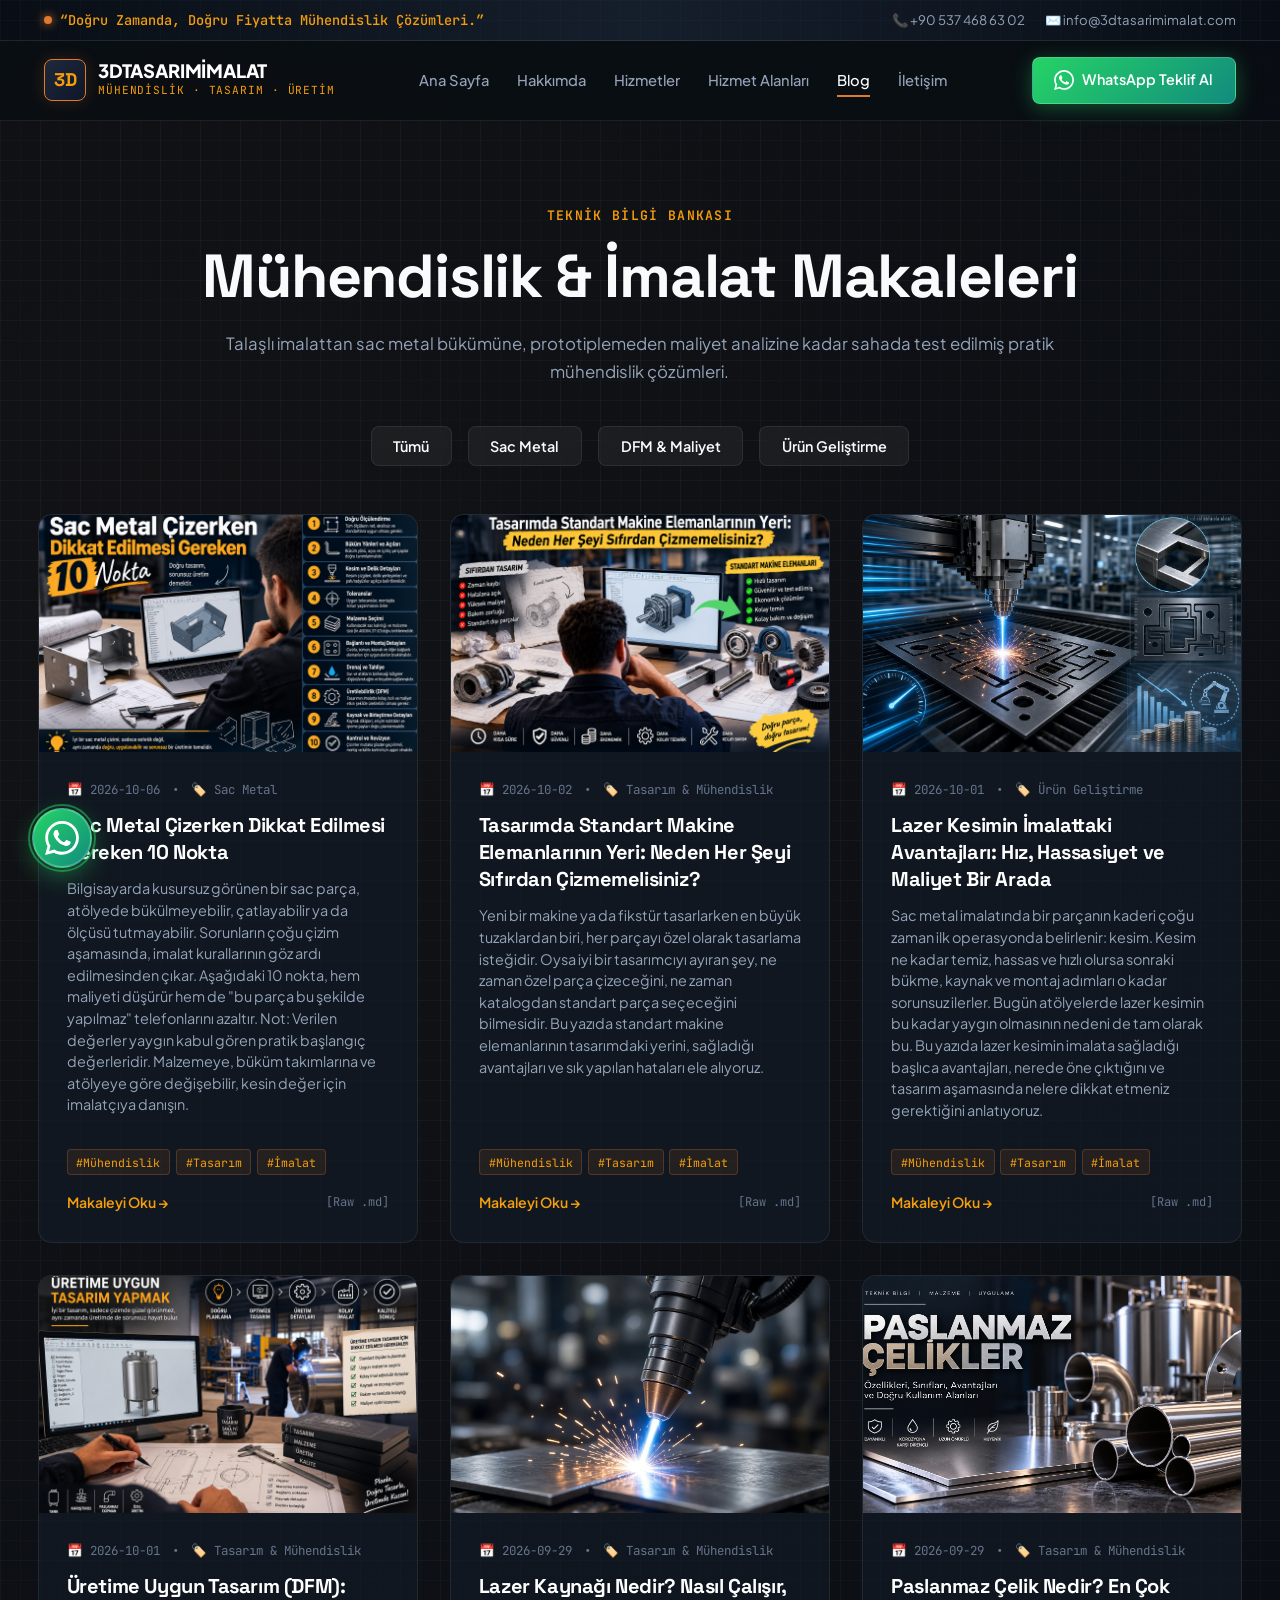
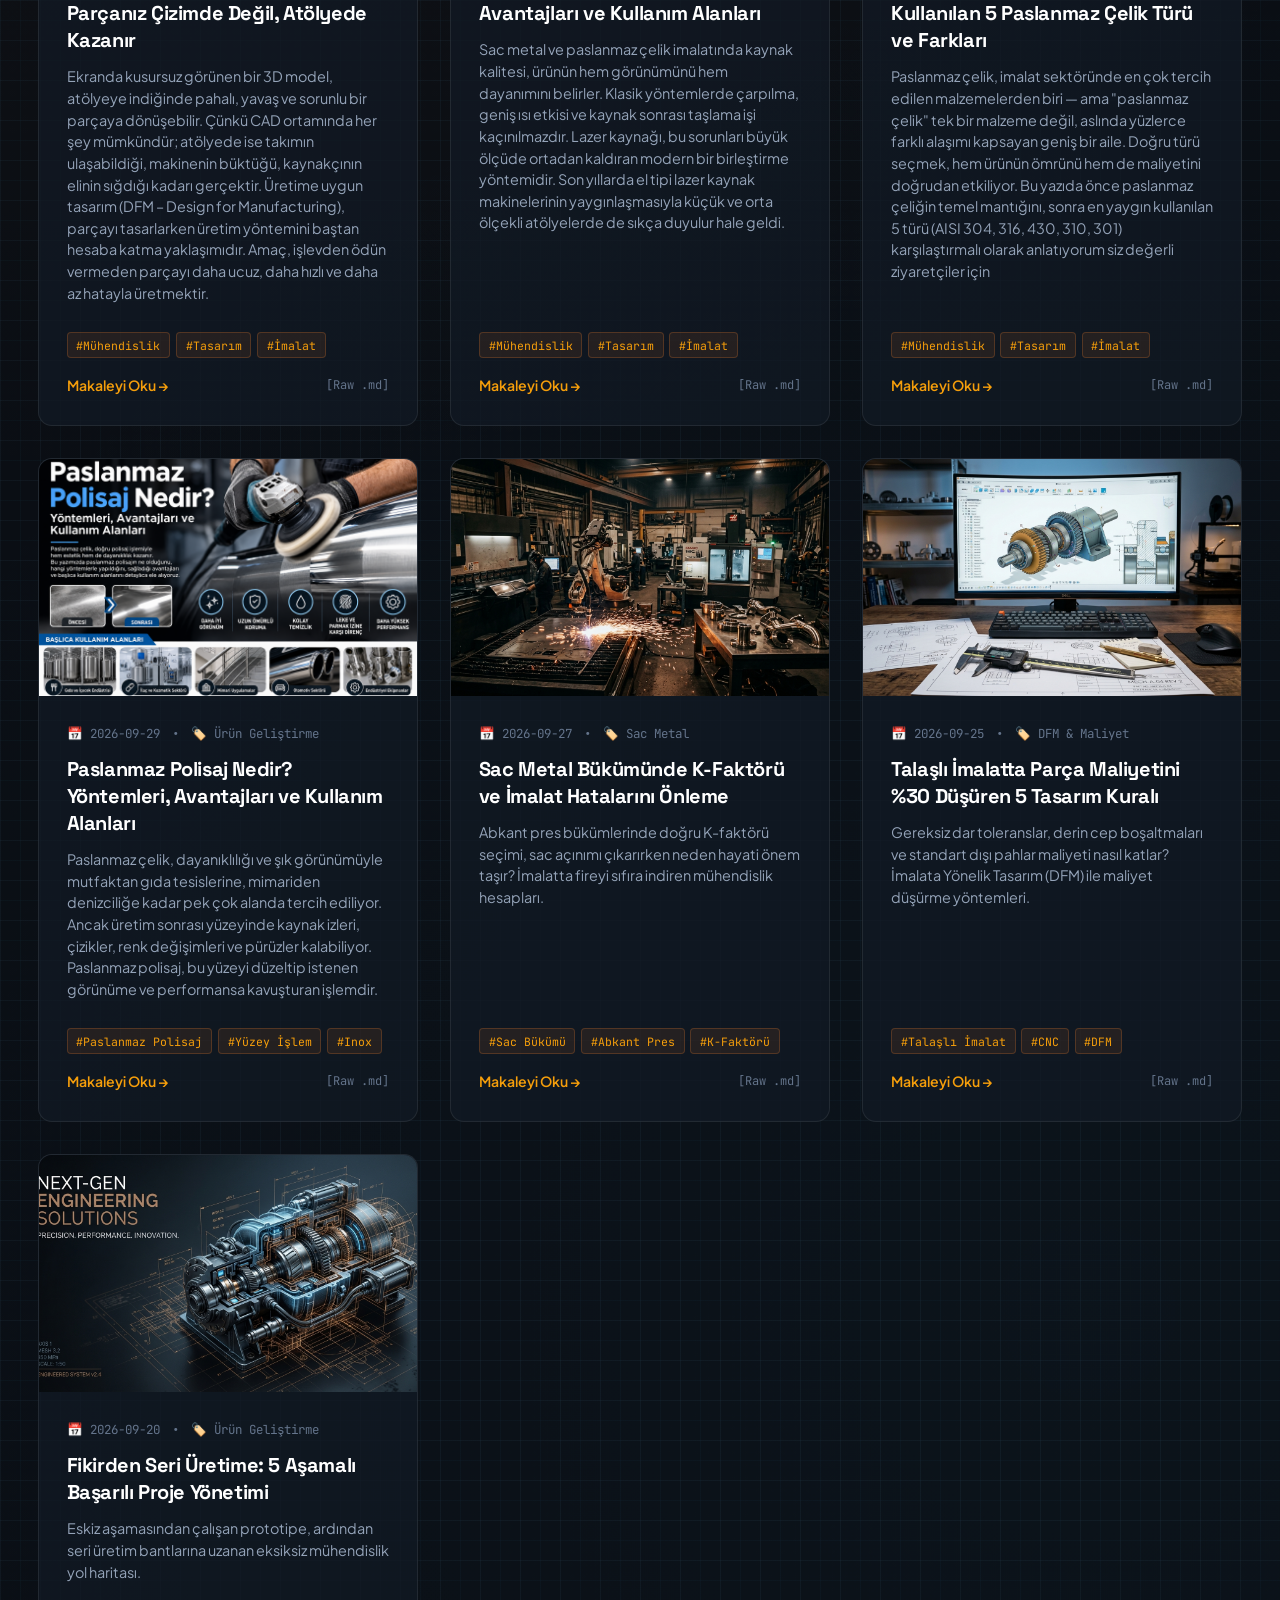
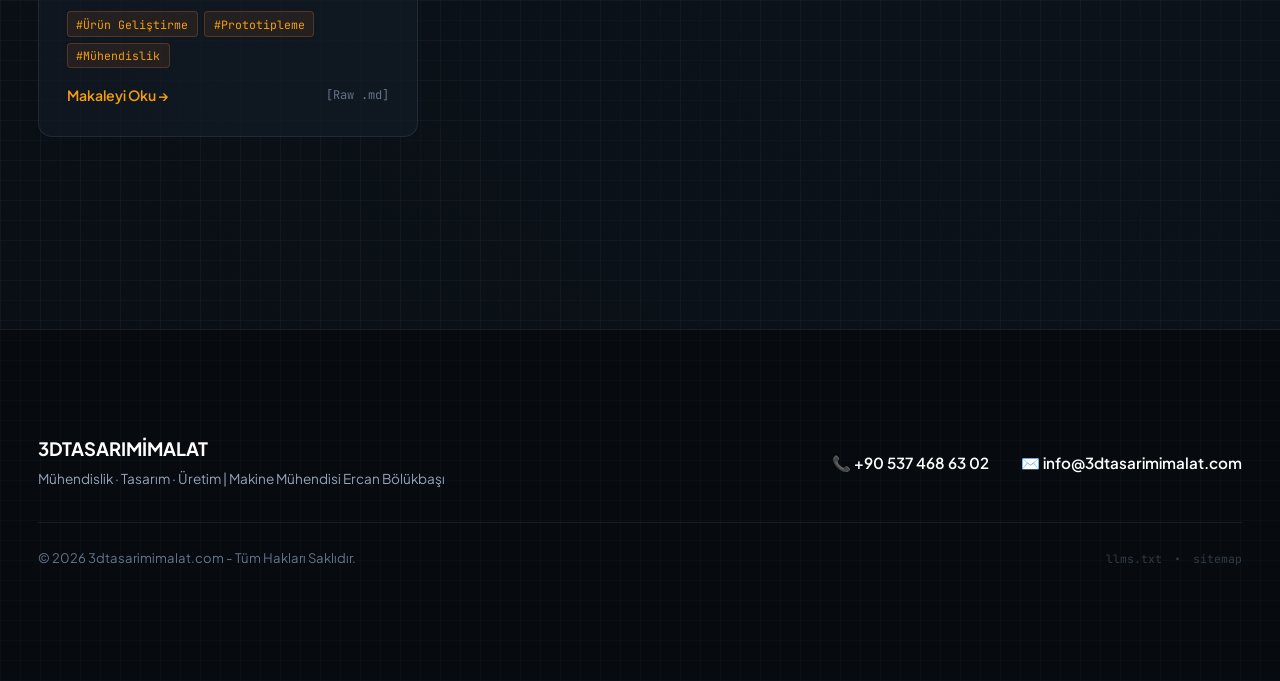
<file: blog/index.html>
<!DOCTYPE html>
<html lang="tr">
<head>
  <meta charset="UTF-8">
  <meta name="viewport" content="width=device-width, initial-scale=1.0">
  
  <title>Mühendislik Blogu & Teknik Makaleler | 3D Tasarım İmalat</title>
  <meta name="description" content="Makine Mühendisi Ercan Bölükbaşı'ndan sac büküm, talaşlı imalat, CNC işleme, DFM maliyet optimizasyonu ve 3D CAD modelleme hakkında teknik makaleler.">
  <meta name="keywords" content="mühendislik blogu, sac büküm k faktörü, talaşlı imalat ipuçları, solidworks eğitim, cad modelleme makaleler">
  <meta name="author" content="Makine Mühendisi Ercan Bölükbaşı">
  <link rel="canonical" href="https://3dtasarimimalat.com/blog/">

  <!-- Favicon / Sekme Logosu -->
  <link rel="icon" type="image/svg+xml" href="../assets/images/favicon.svg">
  <link rel="apple-touch-icon" href="../assets/images/favicon.svg">

  <!-- Stylesheet -->
  <link rel="stylesheet" href="../assets/css/style.css">

  <!-- Google Analytics -->
  <script async src="https://www.googletagmanager.com/gtag/js?id=G-P3FHH5BRB6"></script>
  <script>
    window.dataLayer = window.dataLayer || [];
    function gtag(){dataLayer.push(arguments);}
    gtag('js', new Date());
    gtag('config', 'G-P3FHH5BRB6');
  </script>
  <script src="../assets/js/analytics.js"></script>

  <style>
    .blog-page-wrapper {
      width: 96%;
      max-width: 1520px;
      margin: 2rem auto 5rem auto;
      padding: 0 0.75rem;
    }
  </style>
</head>
<body class="blueprint-grid">

  <!-- Üst Slogan Bandı -->
  <header class="top-announcement">
    <div class="container">
      <div class="top-slogan-tag">
        <span class="pulse-dot"></span>
        <span>“Doğru Zamanda, Doğru Fiyatta Mühendislik Çözümleri.”</span>
      </div>
      <div class="top-contacts">
        <a href="tel:+905374686302" class="top-contact-link"><span>📞 0537 468 63 02</span></a>
        <a href="mailto:info@3dtasarimimalat.com" class="top-contact-link"><span>✉️ info@3dtasarimimalat.com</span></a>
      </div>
    </div>
  </header>

  <!-- Navbar -->
  <nav class="navbar">
    <div class="container">
      <a href="../index.html" class="brand-logo">
        <div class="brand-badge-icon">3D</div>
        <div class="brand-name-group">
          <span class="brand-title">3DTASARIMİMALAT</span>
          <span class="brand-subtitle">Mühendislik · Tasarım · Üretim</span>
        </div>
      </a>

      <ul class="nav-links">
        <li><a href="../index.html" class="nav-link">Ana Sayfa</a></li>
        <li><a href="../index.html#hakkimda" class="nav-link">Hakkımda</a></li>
        <li><a href="../index.html#hizmetler" class="nav-link">Hizmetler</a></li>
        <li><a href="../index.html#alanlar" class="nav-link">Hizmet Alanları</a></li>
        <li><a href="index.html" class="nav-link active">Blog</a></li>
        <li><a href="../index.html#iletisim" class="nav-link">İletişim</a></li>
      </ul>

      <div class="nav-actions">
        <a href="https://wa.me/905374686302?text=Merhaba%20Ercan%20Bey,%20blogunuzdaki%20yaz%C4%B1lar%20vesilesiyle%20ula%C5%9F%C4%B1yorum." target="_blank" rel="noopener" class="btn btn-whatsapp">
          <svg width="20" height="20" viewBox="0 0 24 24" fill="currentColor"><path d="M.057 24l1.687-6.163c-1.041-1.804-1.588-3.849-1.587-5.946.003-6.556 5.338-11.891 11.893-11.891 3.181.001 6.167 1.24 8.413 3.488 2.245 2.248 3.481 5.236 3.48 8.414-.003 6.557-5.338 11.892-11.893 11.892-1.99-.001-3.951-.5-5.688-1.448l-6.305 1.654zm6.597-3.807c1.676.995 3.276 1.591 5.392 1.592 5.448 0 9.886-4.434 9.889-9.885.002-5.462-4.415-9.89-9.881-9.892-5.452 0-9.887 4.434-9.889 9.884-.001 2.225.651 3.891 1.746 5.634l-.999 3.648 3.742-.981zm11.387-5.464c-.074-.124-.272-.198-.57-.347-.297-.149-1.758-.868-2.031-.967-.272-.099-.47-.149-.669.149-.198.297-.768.967-.941 1.165-.173.198-.347.223-.644.074-.297-.149-1.255-.462-2.39-1.475-.883-.788-1.48-1.761-1.653-2.059-.173-.297-.018-.458.13-.606.134-.133.297-.347.446-.521.151-.172.2-.296.3-.495.099-.198.05-.372-.025-.521-.075-.148-.669-1.611-.916-2.206-.242-.579-.487-.501-.669-.51l-.57-.01c-.198 0-.52.074-.792.372s-1.04 1.016-1.04 2.479 1.065 2.876 1.213 3.074c.149.198 2.095 3.2 5.076 4.487.709.306 1.263.489 1.694.626.712.226 1.36.194 1.872.118.571-.085 1.758-.719 2.006-1.413.248-.695.248-1.29.173-1.414z"/></svg>
          <span>WhatsApp Teklif Al</span>
        </a>
      </div>
    </div>
  </nav>

  <!-- Blog Hero Section -->
  <section class="section" style="padding-top: 3rem; padding-bottom: 2rem;">
    <div class="blog-page-wrapper">
      <div class="section-header" style="max-width: 900px; margin-bottom: 2.5rem;">
        <span class="section-tag">Teknik Bilgi Bankası</span>
        <h1 class="section-title">Mühendislik & İmalat Makaleleri</h1>
        <p class="section-subtitle">
          Talaşlı imalattan sac metal bükümüne, prototiplemeden maliyet analizine kadar sahada test edilmiş pratik mühendislik çözümleri.
        </p>
      </div>

      <!-- Kategori Filtresi & Arama -->
      <div style="display: flex; gap: 1rem; justify-content: center; flex-wrap: wrap; margin-bottom: 3rem;">
        <button class="btn btn-secondary filter-btn active" data-category="all">Tümü</button>
        <button class="btn btn-secondary filter-btn" data-category="Sac Metal">Sac Metal</button>
        <button class="btn btn-secondary filter-btn" data-category="DFM & Maliyet">DFM & Maliyet</button>
        <button class="btn btn-secondary filter-btn" data-category="Ürün Geliştirme">Ürün Geliştirme</button>
      </div>

      <!-- Blog Grid -->
      <div class="blog-grid" id="blogPostsGrid">
        <!-- Yazılar JavaScript ile otomatik olarak doldurulacaktır -->
      </div>
    </div>
  </section>

  <!-- Sol Altta Sabit WhatsApp İkonu -->
  <aside class="sticky-whatsapp-left" aria-label="WhatsApp İletişim">
    <a href="https://wa.me/905374686302?text=Merhaba%20Ercan%20Bey,%20web%20sitenizden%20ula%C5%9F%C4%B1yorum.%20Projemiz%20i%C3%A7in%20teklif%20almak%20istiyorum." 
       target="_blank" 
       rel="noopener" 
       class="whatsapp-float-btn" 
       title="WhatsApp'tan Yazın">
      <svg width="34" height="34" viewBox="0 0 24 24" fill="#ffffff"><path d="M.057 24l1.687-6.163c-1.041-1.804-1.588-3.849-1.587-5.946.003-6.556 5.338-11.891 11.893-11.891 3.181.001 6.167 1.24 8.413 3.488 2.245 2.248 3.481 5.236 3.48 8.414-.003 6.557-5.338 11.892-11.893 11.892-1.99-.001-3.951-.5-5.688-1.448l-6.305 1.654zm6.597-3.807c1.676.995 3.276 1.591 5.392 1.592 5.448 0 9.886-4.434 9.889-9.885.002-5.462-4.415-9.89-9.881-9.892-5.452 0-9.887 4.434-9.889 9.884-.001 2.225.651 3.891 1.746 5.634l-.999 3.648 3.742-.981zm11.387-5.464c-.074-.124-.272-.198-.57-.347-.297-.149-1.758-.868-2.031-.967-.272-.099-.47-.149-.669.149-.198.297-.768.967-.941 1.165-.173.198-.347.223-.644.074-.297-.149-1.255-.462-2.39-1.475-.883-.788-1.48-1.761-1.653-2.059-.173-.297-.018-.458.13-.606.134-.133.297-.347.446-.521.151-.172.2-.296.3-.495.099-.198.05-.372-.025-.521-.075-.148-.669-1.611-.916-2.206-.242-.579-.487-.501-.669-.51l-.57-.01c-.198 0-.52.074-.792.372s-1.04 1.016-1.04 2.479 1.065 2.876 1.213 3.074c.149.198 2.095 3.2 5.076 4.487.709.306 1.263.489 1.694.626.712.226 1.36.194 1.872.118.571-.085 1.758-.719 2.006-1.413.248-.695.248-1.29.173-1.414z"/></svg>
    </a>
  </aside>

  <!-- Footer -->
  <footer class="footer" style="margin-top: 5rem;">
    <div class="blog-page-wrapper">
      <div style="display: flex; justify-content: space-between; align-items: center; flex-wrap: wrap; gap: 1.5rem; padding-bottom: 2rem; border-bottom: 1px solid var(--border-subtle);">
        <div>
          <div style="font-size: 1.15rem; font-weight: 700; color: #fff;">3DTASARIMİMALAT</div>
          <div style="font-size: 0.85rem; color: var(--text-secondary); margin-top: 0.25rem;">Mühendislik · Tasarım · Üretim | Makine Mühendisi Ercan Bölükbaşı</div>
        </div>
        <div style="display: flex; align-items: center; gap: 2rem; flex-wrap: wrap;">
          <a href="tel:+905374686302" style="font-weight: 600; color: #fff; font-size: 0.95rem;">📞 +90 537 468 63 02</a>
          <a href="mailto:info@3dtasarimimalat.com" style="font-weight: 600; color: #fff; font-size: 0.95rem;">✉️ info@3dtasarimimalat.com</a>
        </div>
      </div>
      <div style="display: flex; justify-content: space-between; align-items: center; flex-wrap: wrap; gap: 1rem; padding-top: 1.5rem; font-size: 0.82rem; color: var(--text-muted);">
        <div>© 2026 3dtasarimimalat.com - Tüm Hakları Saklıdır.</div>
        <div style="display: flex; gap: 0.75rem; font-family: var(--font-mono); font-size: 0.72rem; opacity: 0.45;">
          <a href="../llms.txt" target="_blank" style="color: inherit;">llms.txt</a>
          <span>•</span>
          <a href="../sitemap.xml" target="_blank" style="color: inherit;">sitemap</a>
        </div>
      </div>
    </div>
  </footer>

  <script>
    document.addEventListener('DOMContentLoaded', () => {
      syncBlogSettings();
      loadAllBlogPosts();
    });

    async function syncBlogSettings() {
      try {
        const res = await fetch(`../content/settings.json?t=${Date.now()}`);
        if (!res.ok) return;
        const settings = await res.json();
        if (!settings) return;

        if (settings.phone) {
          const cleanPhone = settings.phone.replace(/[^0-9+]/g, '');
          document.querySelectorAll('a[href^="tel:"]').forEach(a => {
            a.href = `tel:${cleanPhone}`;
            const span = a.querySelector('span:last-child');
            if (span && span !== a) {
              span.textContent = span.textContent.startsWith('📞') ? `📞 ${settings.phone}` : settings.phone;
            } else {
              a.textContent = `📞 ${settings.phone}`;
            }
          });
        }
        if (settings.email) {
          document.querySelectorAll('a[href^="mailto:"]').forEach(a => {
            a.href = `mailto:${settings.email}`;
            const span = a.querySelector('span:last-child');
            if (span && span !== a) {
              span.textContent = span.textContent.startsWith('✉️') ? `✉️ ${settings.email}` : settings.email;
            } else {
              a.textContent = `✉️ ${settings.email}`;
            }
          });
        }
        if (settings.whatsapp) {
          const clean = settings.whatsapp.replace(/[^0-9]/g, '');
          const full = clean.startsWith('90') ? clean : (clean.startsWith('0') ? '9' + clean : '90' + clean);
          document.querySelectorAll('a[href*="wa.me/"]').forEach(a => {
            const oldHref = a.getAttribute('href') || '';
            const textParam = oldHref.includes('text=') ? oldHref.split('text=')[1] : '';
            a.href = `https://wa.me/${full}${textParam ? '?text=' + textParam : ''}`;
          });
        }
        if (settings.main_slogan) {
          document.querySelectorAll('.top-slogan-tag span:last-child').forEach(el => {
            el.textContent = `“${settings.main_slogan}”`;
          });
        }
      } catch (e) {
        console.debug('Blog settings sync error', e);
      }
    }

    function parseQuickFrontmatter(text) {
      const match = text.match(/^---\r?\n([\s\S]*?)\r?\n---\r?\n/);
      if (!match) return {};
      const metadata = { tags: [] };
      const lines = match[1].split('\n');
      let currentKey = null;

      lines.forEach(line => {
        const trimmed = line.trim();
        if (!trimmed || trimmed.startsWith('#')) return;
        if (trimmed.startsWith('- ') && currentKey) {
          metadata[currentKey].push(trimmed.slice(2).trim().replace(/^['"]|['"]$/g, ''));
          return;
        }
        const colonIdx = line.indexOf(':');
        if (colonIdx > -1) {
          const key = line.slice(0, colonIdx).trim();
          let val = line.slice(colonIdx + 1).trim().replace(/^['"]|['"]$/g, '');
          if (key === 'tags') {
            currentKey = 'tags';
            try { metadata.tags = JSON.parse(val); } catch { metadata.tags = []; }
          } else {
            currentKey = null;
            metadata[key] = val;
          }
        }
      });
      return metadata;
    }

    async function loadAllBlogPosts() {
      const container = document.getElementById('blogPostsGrid');
      if (!container) return;

      try {
        let posts = [];
        try {
          const res = await fetch(`../content/posts/posts.json?t=${Date.now()}`);
          if (res.ok) posts = await res.json();
        } catch (e) {}

        // GitHub Actions beklemeden: Sveltia CMS'ten eklenen en yeni dosyaları anında algıla
        try {
          const ghRes = await fetch('https://api.github.com/repos/sahinbolukbasi/3dtasarimimalat/contents/content/posts');
          if (ghRes.ok) {
            const ghFiles = await ghRes.json();
            const mdFiles = ghFiles.filter(f => f.name.endsWith('.md') && f.name !== 'posts.json');
            const existingSlugs = new Set(posts.map(p => p.slug));

            for (const f of mdFiles) {
              const fileSlug = f.name.replace('.md', '');
              if (!existingSlugs.has(fileSlug)) {
                try {
                  const rawRes = await fetch(`../content/posts/${f.name}?t=${Date.now()}`);
                  if (rawRes.ok) {
                    const text = await rawRes.text();
                    const fm = parseQuickFrontmatter(text);
                    posts.unshift({
                      title: fm.title || fileSlug,
                      slug: fileSlug,
                      date: fm.date || new Date().toISOString().split('T')[0],
                      category: fm.category || 'Mühendislik',
                      image: fm.image || '/assets/images/cad-drafting.jpg',
                      description: fm.description || '',
                      tags: fm.tags || []
                    });
                    existingSlugs.add(fileSlug);
                  }
                } catch (err) {}
              }
            }
          }
        } catch (ghErr) {
          console.debug('Direct GitHub sync skipped:', ghErr);
        }

        // Tarihe göre yeniden eskiye sırala
        posts.sort((a, b) => new Date(b.date || 0) - new Date(a.date || 0));

        if (posts && posts.length > 0) {
          container.innerHTML = '';
          posts.forEach(post => {
            const article = document.createElement('article');
            article.className = 'blog-card';
            article.setAttribute('data-category', post.category || 'Mühendislik');

            const tagsHtml = (post.tags && post.tags.length > 0)
              ? `<div style="display: flex; flex-wrap: wrap; gap: 0.35rem; margin-top: 0.5rem;">
                  ${post.tags.slice(0, 3).map(t => `<span style="background: rgba(224, 122, 44, 0.1); border: 1px solid rgba(224, 122, 44, 0.25); color: var(--accent-bronze-light); padding: 0.15rem 0.55rem; border-radius: 4px; font-size: 0.72rem; font-family: var(--font-mono);">#${escapeHtml(t)}</span>`).join('')}
                 </div>`
              : '';

            let imgSrc = post.image || '/assets/images/cad-drafting.jpg';
            if (!imgSrc.startsWith('/') && !imgSrc.startsWith('http')) {
              imgSrc = '/' + imgSrc;
            }

            const postUrl = `post.html?slug=${post.slug}`;

            article.innerHTML = `
              <a href="${postUrl}" class="blog-thumb" aria-label="${escapeHtml(post.title)}">
                <img src="${imgSrc}" alt="${escapeHtml(post.title)}" loading="lazy">
              </a>
              <div class="blog-content">
                <div class="blog-meta">
                  <span>📅 ${post.date}</span>
                  <span>•</span>
                  <span>🏷️ ${post.category || 'Mühendislik'}</span>
                </div>
                <h2 class="blog-card-title">
                  <a href="${postUrl}">${escapeHtml(post.title)}</a>
                </h2>
                <p class="blog-card-desc">${escapeHtml(post.description)}</p>
                ${tagsHtml}
                <div style="display: flex; justify-content: space-between; align-items: center; margin-top: auto; padding-top: 1rem;">
                  <a href="${postUrl}" class="blog-read-more">Makaleyi Oku →</a>
                  <a href="../content/posts/${post.slug}.md" target="_blank" style="font-size: 0.75rem; color: var(--text-muted); font-family: var(--font-mono);">[Raw .md]</a>
                </div>
              </div>
            `;

            // Kartın herhangi bir yerine tıklandığında da makaleyi aç
            article.addEventListener('click', (e) => {
              if (!e.target.closest('a')) {
                window.location.href = postUrl;
              }
            });

            container.appendChild(article);
          });
        }
      } catch (err) {
        console.debug('Dynamic blog load error, fallback used', err);
      }
    }

    function escapeHtml(text) {
      if (!text) return '';
      return text.replace(/&/g, "&amp;").replace(/</g, "&lt;").replace(/>/g, "&gt;");
    }

    // Basit Kategori Filtreleme
    document.querySelectorAll('.filter-btn').forEach(btn => {
      btn.addEventListener('click', () => {
        document.querySelectorAll('.filter-btn').forEach(b => b.classList.remove('active'));
        btn.classList.add('active');
        const cat = btn.getAttribute('data-category');
        document.querySelectorAll('#blogPostsGrid .blog-card').forEach(card => {
          if (cat === 'all' || card.getAttribute('data-category') === cat) {
            card.style.display = 'flex';
          } else {
            card.style.display = 'none';
          }
        });
      });
    });
  </script>
</body>
</html>
</file>
<file: assets/css/style.css>
/* ==========================================================================
   3D TASARIM & İMALAT - MÜHENDİSLİK ÇÖZÜMLERİ
   Design System & Styling
   Author: Ercan Bölükbaşı | Makine Mühendisi
   ========================================================================== */

@import url('https://fonts.googleapis.com/css2?family=Plus+Jakarta+Sans:wght@300;400;500;600;700;800&family=Space+Grotesk:wght@500;600;700&family=JetBrains+Mono:wght@400;500;600&display=swap');

:root {
  /* Color Palette: Koyu Çelik Mavisi, Antrasit & Sıcak Bronz / Amber Vurgusu */
  --bg-primary: #0a0e14;
  --bg-secondary: #0f1620;
  --bg-tertiary: #16202c;
  --bg-card: rgba(18, 26, 37, 0.75);
  --bg-card-hover: rgba(26, 38, 54, 0.9);
  
  --border-subtle: rgba(255, 255, 255, 0.08);
  --border-active: rgba(224, 122, 44, 0.4);
  --border-glow: rgba(224, 122, 44, 0.2);
  
  --accent-bronze: #e07a2c;
  --accent-bronze-light: #f59e0b;
  --accent-bronze-dark: #b85c17;
  --accent-cyan: #38bdf8;
  --accent-blue: #2563eb;
  
  --text-primary: #f8fafc;
  --text-secondary: #94a3b8;
  --text-muted: #64748b;
  --text-highlight: #fed7aa;
  
  --whatsapp-color: #25d366;
  --whatsapp-hover: #20ba5a;
  
  --font-main: 'Plus Jakarta Sans', -apple-system, BlinkMacSystemFont, sans-serif;
  --font-display: 'Space Grotesk', sans-serif;
  --font-mono: 'JetBrains Mono', monospace;
  
  --radius-sm: 8px;
  --radius-md: 14px;
  --radius-lg: 20px;
  --radius-full: 9999px;
  
  --transition: all 0.3s cubic-bezier(0.16, 1, 0.3, 1);
  --container-width: 1240px;
}

/* Base Reset */
*, *::before, *::after {
  box-sizing: border-box;
  margin: 0;
  padding: 0;
}

html {
  scroll-behavior: smooth;
  font-size: 16px;
  background-color: var(--bg-primary);
  color: var(--text-primary);
  font-family: var(--font-main);
  -webkit-font-smoothing: antialiased;
}

body {
  line-height: 1.65;
  background-color: var(--bg-primary);
  background-image: 
    radial-gradient(circle at 15% 15%, rgba(224, 122, 44, 0.04) 0%, transparent 45%),
    radial-gradient(circle at 85% 75%, rgba(56, 189, 248, 0.03) 0%, transparent 45%),
    linear-gradient(rgba(255, 255, 255, 0.015) 1px, transparent 1px),
    linear-gradient(90deg, rgba(255, 255, 255, 0.015) 1px, transparent 1px);
  background-size: 100% 100%, 100% 100%, 40px 40px, 40px 40px;
  overflow-x: hidden;
}

/* Blueprint Grid Background Pattern */
.blueprint-grid {
  position: relative;
}
.blueprint-grid::before {
  content: '';
  position: absolute;
  top: 0; left: 0; right: 0; bottom: 0;
  pointer-events: none;
  background-image: 
    linear-gradient(to right, rgba(56, 189, 248, 0.03) 1px, transparent 1px),
    linear-gradient(to bottom, rgba(56, 189, 248, 0.03) 1px, transparent 1px);
  background-size: 20px 20px;
  z-index: 0;
}

/* Typography */
h1, h2, h3, h4, h5, h6 {
  font-family: var(--font-display);
  font-weight: 700;
  line-height: 1.25;
  color: var(--text-primary);
  letter-spacing: -0.02em;
}

h1 { font-size: clamp(2.3rem, 5vw, 3.8rem); }
h2 { font-size: clamp(1.8rem, 3.5vw, 2.75rem); }
h3 { font-size: clamp(1.25rem, 2.2vw, 1.65rem); }

p {
  color: var(--text-secondary);
}

a {
  color: inherit;
  text-decoration: none;
  transition: var(--transition);
}

.text-bronze {
  color: var(--accent-bronze-light);
}

.text-gradient {
  background: linear-gradient(135deg, #fff 20%, var(--accent-bronze-light) 100%);
  -webkit-background-clip: text;
  -webkit-text-fill-color: transparent;
}

.container {
  width: 100%;
  max-width: var(--container-width);
  margin: 0 auto;
  padding: 0 1.5rem;
  position: relative;
  z-index: 1;
}

/* Top Slogan Banner */
.top-announcement {
  background: linear-gradient(90deg, #090e15 0%, #151e2b 50%, #090e15 100%);
  border-bottom: 1px solid var(--border-subtle);
  padding: 0.55rem 0;
  font-size: 0.85rem;
  color: var(--text-secondary);
}

.top-announcement .container {
  display: flex;
  justify-content: space-between;
  align-items: center;
  flex-wrap: wrap;
  gap: 0.5rem;
}

.top-slogan-tag {
  display: inline-flex;
  align-items: center;
  gap: 0.5rem;
  font-family: var(--font-mono);
  color: var(--accent-bronze-light);
  font-weight: 500;
}

.top-slogan-tag .pulse-dot {
  width: 8px;
  height: 8px;
  background-color: var(--accent-bronze);
  border-radius: 50%;
  box-shadow: 0 0 10px var(--accent-bronze);
  animation: pulse 2s infinite;
}

.top-contacts {
  display: flex;
  align-items: center;
  gap: 1.25rem;
}

.top-contact-link {
  display: inline-flex;
  align-items: center;
  gap: 0.4rem;
  color: var(--text-secondary);
  font-size: 0.82rem;
}
.top-contact-link:hover {
  color: var(--accent-bronze-light);
}

/* Navigation Bar */
.navbar {
  position: sticky;
  top: 0;
  z-index: 1000;
  background: rgba(10, 14, 20, 0.88);
  backdrop-filter: blur(16px);
  -webkit-backdrop-filter: blur(16px);
  border-bottom: 1px solid var(--border-subtle);
  transition: var(--transition);
}

.navbar .container {
  display: flex;
  align-items: center;
  justify-content: space-between;
  padding-top: 1rem;
  padding-bottom: 1rem;
}

.brand-logo {
  display: flex;
  align-items: center;
  gap: 0.75rem;
}

.brand-badge-icon {
  width: 42px;
  height: 42px;
  background: linear-gradient(135deg, #1e293b, #0f172a);
  border: 1px solid var(--accent-bronze);
  border-radius: var(--radius-sm);
  display: flex;
  align-items: center;
  justify-content: center;
  color: var(--accent-bronze-light);
  font-weight: 800;
  font-family: var(--font-display);
  font-size: 1.15rem;
  box-shadow: 0 0 15px rgba(224, 122, 44, 0.2);
}

.brand-name-group {
  display: flex;
  flex-direction: column;
}

.brand-title {
  font-size: 1.15rem;
  font-weight: 800;
  letter-spacing: -0.01em;
  color: #fff;
  line-height: 1.1;
}

.brand-subtitle {
  font-size: 0.7rem;
  color: var(--accent-bronze-light);
  letter-spacing: 0.08em;
  text-transform: uppercase;
  font-family: var(--font-mono);
}

.nav-links {
  display: flex;
  align-items: center;
  gap: 1.75rem;
  list-style: none;
}

.nav-link {
  font-size: 0.92rem;
  font-weight: 500;
  color: var(--text-secondary);
  position: relative;
  padding: 0.25rem 0;
}

.nav-link:hover, .nav-link.active {
  color: #fff;
}

.nav-link::after {
  content: '';
  position: absolute;
  left: 0;
  bottom: -4px;
  width: 0;
  height: 2px;
  background: var(--accent-bronze);
  transition: var(--transition);
}

.nav-link:hover::after, .nav-link.active::after {
  width: 100%;
}

.nav-actions {
  display: flex;
  align-items: center;
  gap: 0.75rem;
}

.btn {
  display: inline-flex;
  align-items: center;
  justify-content: center;
  gap: 0.5rem;
  padding: 0.65rem 1.35rem;
  font-size: 0.9rem;
  font-weight: 600;
  border-radius: var(--radius-sm);
  cursor: pointer;
  transition: var(--transition);
  border: 1px solid transparent;
  font-family: var(--font-main);
  text-decoration: none;
}

.btn-primary {
  background: linear-gradient(135deg, var(--accent-bronze), var(--accent-bronze-dark));
  color: #fff;
  box-shadow: 0 4px 20px rgba(224, 122, 44, 0.35);
  border-color: rgba(255, 255, 255, 0.15);
}

.btn-primary:hover {
  background: linear-gradient(135deg, var(--accent-bronze-light), var(--accent-bronze));
  transform: translateY(-2px);
  box-shadow: 0 6px 25px rgba(224, 122, 44, 0.5);
  color: #fff;
}

.btn-whatsapp {
  background: linear-gradient(135deg, #25d366, #128c7e);
  color: #fff !important;
  box-shadow: 0 4px 20px rgba(37, 211, 102, 0.35);
  border-color: rgba(255, 255, 255, 0.2);
}

.btn-whatsapp:hover {
  background: linear-gradient(135deg, #2fe572, #25d366);
  transform: translateY(-2px);
  box-shadow: 0 6px 25px rgba(37, 211, 102, 0.55);
  color: #fff !important;
}

.btn-whatsapp svg {
  width: 20px;
  height: 20px;
  fill: currentColor;
  flex-shrink: 0;
}

.btn-secondary {
  background: rgba(255, 255, 255, 0.05);
  color: var(--text-primary);
  border: 1px solid var(--border-subtle);
  backdrop-filter: blur(10px);
}

.btn-secondary:hover {
  background: rgba(255, 255, 255, 0.1);
  border-color: rgba(255, 255, 255, 0.2);
  color: #fff;
  transform: translateY(-2px);
}

.btn-outline-bronze {
  background: transparent;
  border: 1px solid var(--accent-bronze);
  color: var(--accent-bronze-light);
}
.btn-outline-bronze:hover {
  background: rgba(224, 122, 44, 0.15);
  color: #fff;
}

/* Mobile Menu Toggle */
.mobile-toggle {
  display: none;
  background: transparent;
  border: none;
  color: #fff;
  font-size: 1.5rem;
  cursor: pointer;
}

/* Hero Section */
.hero-section {
  position: relative;
  padding: 5rem 0 6rem 0;
  overflow: hidden;
}

.hero-grid {
  display: grid;
  grid-template-columns: 1.15fr 0.85fr;
  align-items: center;
  gap: 3.5rem;
}

.hero-content {
  position: relative;
  z-index: 2;
}

.hero-tag {
  display: inline-flex;
  align-items: center;
  gap: 0.6rem;
  padding: 0.4rem 0.9rem;
  background: rgba(224, 122, 44, 0.1);
  border: 1px solid rgba(224, 122, 44, 0.3);
  border-radius: var(--radius-full);
  font-family: var(--font-mono);
  font-size: 0.82rem;
  color: var(--accent-bronze-light);
  margin-bottom: 1.5rem;
}

.hero-title {
  margin-bottom: 1.25rem;
}

.hero-subtitle {
  font-size: 1.35rem;
  font-weight: 600;
  color: #e2e8f0;
  margin-bottom: 1.25rem;
  line-height: 1.4;
  border-left: 3px solid var(--accent-bronze);
  padding-left: 1rem;
}

.hero-desc {
  font-size: 1.05rem;
  color: var(--text-secondary);
  margin-bottom: 2rem;
  max-width: 580px;
}

.hero-cta-group {
  display: flex;
  align-items: center;
  gap: 1rem;
  flex-wrap: wrap;
  margin-bottom: 2.5rem;
}

.hero-badges-strip {
  display: flex;
  align-items: center;
  gap: 2rem;
  padding-top: 1.5rem;
  border-top: 1px solid var(--border-subtle);
}

.hero-badge-item {
  display: flex;
  flex-direction: column;
}

.hero-badge-num {
  font-size: 1.6rem;
  font-weight: 800;
  color: #fff;
  font-family: var(--font-display);
  line-height: 1;
}

.hero-badge-num span {
  color: var(--accent-bronze-light);
}

.hero-badge-label {
  font-size: 0.78rem;
  color: var(--text-secondary);
  margin-top: 0.3rem;
}

/* Hero Visual & Showcase */
.hero-visual {
  position: relative;
}

.hero-image-card {
  position: relative;
  border-radius: var(--radius-lg);
  overflow: hidden;
  border: 1px solid var(--border-subtle);
  background: var(--bg-secondary);
  box-shadow: 0 25px 50px -12px rgba(0, 0, 0, 0.7), 0 0 30px rgba(224, 122, 44, 0.15);
}

.hero-image-card img {
  width: 100%;
  height: 480px;
  object-fit: cover;
  display: block;
  transition: transform 0.6s ease;
}

.hero-image-card:hover img {
  transform: scale(1.03);
}

.hero-image-overlay {
  position: absolute;
  inset: 0;
  background: linear-gradient(180deg, transparent 40%, rgba(10, 14, 20, 0.9) 100%);
  pointer-events: none;
}

.hero-image-caption {
  position: absolute;
  bottom: 1.5rem;
  left: 1.5rem;
  right: 1.5rem;
  display: flex;
  justify-content: space-between;
  align-items: flex-end;
}

.hero-chip {
  background: rgba(15, 23, 42, 0.85);
  backdrop-filter: blur(8px);
  border: 1px solid var(--border-subtle);
  padding: 0.5rem 0.85rem;
  border-radius: var(--radius-sm);
  font-size: 0.8rem;
  color: #fff;
  display: inline-flex;
  align-items: center;
  gap: 0.4rem;
}

.floating-tech-card {
  position: absolute;
  top: 10%;
  right: -15px;
  background: rgba(15, 23, 42, 0.9);
  backdrop-filter: blur(12px);
  border: 1px solid var(--border-active);
  padding: 0.85rem 1.25rem;
  border-radius: var(--radius-md);
  box-shadow: 0 10px 30px rgba(0, 0, 0, 0.5);
  animation: floatSlow 4s ease-in-out infinite alternate;
}

@keyframes floatSlow {
  0% { transform: translateY(0); }
  100% { transform: translateY(-12px); }
}

/* Common Section Headers */
.section {
  padding: 6rem 0;
  position: relative;
}

.section-alt {
  background: linear-gradient(180deg, rgba(15, 22, 32, 0.5) 0%, rgba(10, 14, 20, 0.8) 100%);
  border-top: 1px solid var(--border-subtle);
  border-bottom: 1px solid var(--border-subtle);
}

.section-header {
  text-align: center;
  max-width: 720px;
  margin: 0 auto 4rem auto;
}

.section-tag {
  display: inline-block;
  font-family: var(--font-mono);
  font-size: 0.82rem;
  font-weight: 600;
  color: var(--accent-bronze-light);
  text-transform: uppercase;
  letter-spacing: 0.1em;
  margin-bottom: 0.75rem;
}

.section-title {
  margin-bottom: 1rem;
}

.section-subtitle {
  font-size: 1.05rem;
  color: var(--text-secondary);
}

/* About Section */
.about-grid {
  display: grid;
  grid-template-columns: 0.9fr 1.1fr;
  gap: 4rem;
  align-items: center;
}

.about-visual {
  position: relative;
}

.about-image-wrapper {
  border-radius: var(--radius-lg);
  overflow: hidden;
  border: 1px solid var(--border-subtle);
  position: relative;
}

.about-image-wrapper img {
  width: 100%;
  height: 440px;
  object-fit: cover;
  display: block;
}

.about-experience-card {
  position: absolute;
  bottom: -20px;
  left: 20px;
  background: linear-gradient(135deg, #1e293b, #0f172a);
  border: 1px solid var(--accent-bronze);
  padding: 1.25rem 1.75rem;
  border-radius: var(--radius-md);
  box-shadow: 0 15px 35px rgba(0, 0, 0, 0.6);
}

.about-experience-num {
  font-size: 2.2rem;
  font-weight: 800;
  color: var(--accent-bronze-light);
  line-height: 1;
}

.about-experience-text {
  font-size: 0.85rem;
  font-weight: 600;
  color: #fff;
  margin-top: 0.25rem;
}

.about-content h3 {
  font-size: 1.85rem;
  margin-bottom: 1.25rem;
}

.about-paragraph {
  margin-bottom: 1.25rem;
  font-size: 1.02rem;
  color: #cbd5e1;
}

.about-highlights {
  display: grid;
  grid-template-columns: 1fr 1fr;
  gap: 1.25rem;
  margin: 2rem 0;
}

.about-highlight-item {
  display: flex;
  align-items: flex-start;
  gap: 0.75rem;
  background: var(--bg-card);
  padding: 1rem;
  border-radius: var(--radius-sm);
  border: 1px solid var(--border-subtle);
}

.about-highlight-icon {
  color: var(--accent-bronze-light);
  font-size: 1.25rem;
  line-height: 1;
  margin-top: 0.15rem;
}

.about-highlight-item strong {
  display: block;
  font-size: 0.92rem;
  color: #fff;
  margin-bottom: 0.2rem;
}

.about-highlight-item span {
  font-size: 0.82rem;
  color: var(--text-secondary);
}

/* Services Grid & Cards */
.services-grid {
  display: grid;
  grid-template-columns: repeat(2, 1fr);
  gap: 2rem;
}

.service-card {
  background: var(--bg-card);
  border: 1px solid var(--border-subtle);
  border-radius: var(--radius-lg);
  padding: 2.5rem;
  position: relative;
  transition: var(--transition);
  overflow: hidden;
  backdrop-filter: blur(12px);
}

.service-card::before {
  content: '';
  position: absolute;
  top: 0; left: 0; width: 4px; height: 100%;
  background: linear-gradient(to bottom, var(--accent-bronze), transparent);
  opacity: 0;
  transition: var(--transition);
}

.service-card:hover {
  background: var(--bg-card-hover);
  border-color: var(--border-active);
  transform: translateY(-5px);
  box-shadow: 0 20px 40px rgba(0, 0, 0, 0.4), 0 0 25px rgba(224, 122, 44, 0.1);
}

.service-card:hover::before {
  opacity: 1;
}

.service-header {
  display: flex;
  align-items: center;
  gap: 1.25rem;
  margin-bottom: 1.5rem;
}

.service-icon-box {
  width: 56px;
  height: 56px;
  border-radius: var(--radius-md);
  background: rgba(224, 122, 44, 0.1);
  border: 1px solid rgba(224, 122, 44, 0.25);
  display: flex;
  align-items: center;
  justify-content: center;
  color: var(--accent-bronze-light);
  font-size: 1.6rem;
}

.service-title {
  font-size: 1.45rem;
  color: #fff;
}

.service-card ul.service-list {
  list-style: none;
  display: flex;
  flex-direction: column;
  gap: 0.85rem;
}

.service-card ul.service-list li {
  display: flex;
  align-items: flex-start;
  gap: 0.75rem;
  font-size: 0.95rem;
  color: #cbd5e1;
}

.service-card ul.service-list li svg {
  min-width: 18px;
  color: var(--accent-bronze-light);
  margin-top: 3px;
}

/* Sectors / Industries */
.sectors-grid {
  display: grid;
  grid-template-columns: repeat(4, 1fr);
  gap: 1.5rem;
}

.sector-card {
  background: var(--bg-card);
  border: 1px solid var(--border-subtle);
  border-radius: var(--radius-md);
  padding: 2rem 1.5rem;
  text-align: center;
  transition: var(--transition);
}

.sector-card:hover {
  border-color: var(--border-active);
  background: var(--bg-card-hover);
  transform: translateY(-4px);
  box-shadow: 0 15px 30px rgba(0, 0, 0, 0.4);
}

.sector-icon {
  width: 60px;
  height: 60px;
  margin: 0 auto 1.25rem auto;
  border-radius: 50%;
  background: rgba(56, 189, 248, 0.08);
  border: 1px solid rgba(56, 189, 248, 0.2);
  display: flex;
  align-items: center;
  justify-content: center;
  color: var(--accent-cyan);
  font-size: 1.5rem;
}

.sector-name {
  font-size: 1.2rem;
  color: #fff;
  margin-bottom: 0.5rem;
}

.sector-desc {
  font-size: 0.85rem;
  color: var(--text-secondary);
}

/* Gallery & Production Showcase */
.showcase-slider {
  display: grid;
  grid-template-columns: repeat(3, 1fr);
  gap: 1.5rem;
  margin-top: 2rem;
}

.showcase-item {
  position: relative;
  border-radius: var(--radius-md);
  overflow: hidden;
  border: 1px solid var(--border-subtle);
  aspect-ratio: 16/10;
  background: #111;
}

.showcase-item img {
  width: 100%;
  height: 100%;
  object-fit: cover;
  transition: transform 0.5s ease;
}

.showcase-item:hover img {
  transform: scale(1.08);
}

.showcase-item-overlay {
  position: absolute;
  inset: 0;
  background: linear-gradient(0deg, rgba(10, 14, 20, 0.95) 0%, rgba(10, 14, 20, 0.2) 60%, transparent 100%);
  display: flex;
  flex-direction: column;
  justify-content: flex-end;
  padding: 1.25rem;
}

.showcase-tag {
  font-size: 0.72rem;
  font-family: var(--font-mono);
  color: var(--accent-bronze-light);
  text-transform: uppercase;
}

.showcase-title {
  font-size: 1.1rem;
  color: #fff;
  margin-top: 0.25rem;
}

/* Blog Preview Section */
.blog-grid {
  display: grid;
  grid-template-columns: repeat(3, 1fr);
  gap: 2rem;
}

.blog-card {
  background: var(--bg-card);
  border: 1px solid var(--border-subtle);
  border-radius: var(--radius-md);
  overflow: hidden;
  transition: var(--transition);
  display: flex;
  flex-direction: column;
  cursor: pointer;
}

.blog-card:hover {
  transform: translateY(-5px);
  border-color: var(--border-active);
  box-shadow: 0 15px 35px rgba(0, 0, 0, 0.4);
}

.blog-thumb {
  position: relative;
  aspect-ratio: 16/10;
  overflow: hidden;
}

.blog-thumb img {
  width: 100%;
  height: 100%;
  object-fit: cover;
  transition: transform 0.5s ease;
}

.blog-card:hover .blog-thumb img {
  transform: scale(1.06);
}

.blog-content {
  padding: 1.75rem;
  display: flex;
  flex-direction: column;
  flex: 1;
}

.blog-meta {
  display: flex;
  align-items: center;
  gap: 0.75rem;
  font-size: 0.78rem;
  color: var(--text-muted);
  font-family: var(--font-mono);
  margin-bottom: 0.75rem;
}

.blog-card-title {
  font-size: 1.25rem;
  color: #fff;
  margin-bottom: 0.75rem;
  line-height: 1.35;
  transition: color 0.2s ease;
}

.blog-card-title a {
  color: inherit;
  text-decoration: none;
  display: block;
}

.blog-card:hover .blog-card-title,
.blog-card:hover .blog-card-title a {
  color: var(--accent-bronze-light);
}

.blog-card-desc {
  font-size: 0.9rem;
  color: var(--text-secondary);
  margin-bottom: 1.25rem;
  line-height: 1.5;
  flex: 1;
}

.blog-read-more {
  display: inline-flex;
  align-items: center;
  gap: 0.4rem;
  color: var(--accent-bronze-light);
  font-size: 0.88rem;
  font-weight: 600;
}
.blog-read-more:hover {
  gap: 0.7rem;
}

/* Contact Section & Form */
.contact-grid {
  display: grid;
  grid-template-columns: 0.85fr 1.15fr;
  gap: 3.5rem;
  align-items: flex-start;
}

.contact-info-panel {
  background: var(--bg-card);
  border: 1px solid var(--border-subtle);
  border-radius: var(--radius-lg);
  padding: 2.5rem;
  backdrop-filter: blur(12px);
}

.contact-info-title {
  font-size: 1.6rem;
  color: #fff;
  margin-bottom: 0.5rem;
}

.contact-info-desc {
  color: var(--text-secondary);
  font-size: 0.95rem;
  margin-bottom: 2rem;
}

.contact-detail-list {
  display: flex;
  flex-direction: column;
  gap: 1.25rem;
  margin-bottom: 2.25rem;
}

.contact-detail-item {
  display: flex;
  align-items: center;
  gap: 1.25rem;
  padding: 1.15rem 1.4rem;
  background: rgba(10, 14, 20, 0.7);
  border: 1px solid var(--border-subtle);
  border-radius: var(--radius-md);
  transition: var(--transition);
}

.contact-detail-item:hover {
  border-color: var(--border-active);
  background: rgba(224, 122, 44, 0.06);
  transform: translateY(-2px);
}

.contact-detail-text {
  display: flex;
  flex-direction: column;
  gap: 0.25rem;
  min-width: 0;
}

.contact-icon-bubble {
  width: 52px;
  height: 52px;
  border-radius: var(--radius-md);
  background: rgba(224, 122, 44, 0.12);
  border: 1px solid rgba(224, 122, 44, 0.25);
  display: flex;
  align-items: center;
  justify-content: center;
  color: var(--accent-bronze-light);
  font-size: 1.4rem;
  flex-shrink: 0;
}

.contact-icon-bubble.whatsapp {
  background: rgba(37, 211, 102, 0.12);
  border-color: rgba(37, 211, 102, 0.35);
  color: var(--whatsapp-color);
}

.contact-detail-label {
  display: block;
  font-size: 0.76rem;
  color: var(--text-muted);
  text-transform: uppercase;
  font-family: var(--font-mono);
  letter-spacing: 0.06em;
  margin-bottom: 2px;
}

.contact-detail-value {
  display: block;
  font-size: 1.12rem;
  font-weight: 700;
  color: #fff;
  letter-spacing: -0.01em;
  word-break: break-all;
}

.contact-form-panel {
  background: var(--bg-card);
  border: 1px solid var(--border-subtle);
  border-radius: var(--radius-lg);
  padding: 2.75rem;
  backdrop-filter: blur(12px);
  position: relative;
}

.form-group {
  margin-bottom: 1.25rem;
}

.form-label {
  display: block;
  font-size: 0.85rem;
  font-weight: 600;
  color: #e2e8f0;
  margin-bottom: 0.4rem;
}

.form-control {
  width: 100%;
  padding: 0.85rem 1.15rem;
  background: rgba(10, 14, 20, 0.7);
  border: 1px solid var(--border-subtle);
  border-radius: var(--radius-sm);
  color: #fff;
  font-family: var(--font-main);
  font-size: 0.95rem;
  transition: var(--transition);
}

.form-control:focus {
  outline: none;
  border-color: var(--accent-bronze);
  box-shadow: 0 0 0 3px rgba(224, 122, 44, 0.15);
  background: rgba(10, 14, 20, 0.95);
}

textarea.form-control {
  resize: vertical;
  min-height: 120px;
}

.form-row {
  display: flex;
  flex-direction: column;
  gap: 0;
}

/* Sol Altta WhatsApp Sabit Butonu (Kullanıcı İsteği: sol altta whatsap iconu koy) */
.sticky-whatsapp-left {
  position: fixed;
  bottom: 2rem;
  left: 2rem;
  z-index: 9999;
  display: flex;
  align-items: center;
  gap: 0.75rem;
}

.whatsapp-float-btn {
  width: 60px;
  height: 60px;
  background: linear-gradient(135deg, #25d366, #128c7e);
  color: #fff;
  border-radius: 50%;
  display: flex;
  align-items: center;
  justify-content: center;
  box-shadow: 0 8px 25px rgba(37, 211, 102, 0.4);
  font-size: 1.85rem;
  position: relative;
  transition: transform 0.3s ease, box-shadow 0.3s ease;
  cursor: pointer;
  border: 2px solid rgba(255, 255, 255, 0.2);
}

.whatsapp-float-btn:hover {
  transform: scale(1.1);
  box-shadow: 0 12px 30px rgba(37, 211, 102, 0.6);
  color: #fff;
}

.whatsapp-float-btn::before {
  content: '';
  position: absolute;
  inset: -6px;
  border: 2px solid rgba(37, 211, 102, 0.5);
  border-radius: 50%;
  animation: pulseRipple 2.2s infinite;
}

@keyframes pulseRipple {
  0% { transform: scale(0.9); opacity: 1; }
  100% { transform: scale(1.35); opacity: 0; }
}

.whatsapp-float-badge {
  background: rgba(15, 23, 42, 0.95);
  backdrop-filter: blur(10px);
  border: 1px solid rgba(37, 211, 102, 0.4);
  padding: 0.55rem 1rem;
  border-radius: var(--radius-full);
  font-size: 0.82rem;
  color: #fff;
  font-weight: 600;
  box-shadow: 0 4px 15px rgba(0, 0, 0, 0.4);
  display: flex;
  align-items: center;
  gap: 0.5rem;
  pointer-events: auto;
  white-space: nowrap;
}

.whatsapp-float-badge .status-dot {
  width: 8px;
  height: 8px;
  background-color: #25d366;
  border-radius: 50%;
  animation: pulse 1.8s infinite;
}

/* Footer */
.footer {
  background: #070a0e;
  border-top: 1px solid var(--border-subtle);
  padding: 4.5rem 0 2rem 0;
  color: var(--text-secondary);
}

.footer-grid {
  display: grid;
  grid-template-columns: 1.5fr 1fr 1fr 1fr;
  gap: 3rem;
  margin-bottom: 3.5rem;
}

.footer-brand p {
  margin-top: 1rem;
  font-size: 0.9rem;
  max-width: 320px;
}

.footer-col h4 {
  font-size: 1.05rem;
  color: #fff;
  margin-bottom: 1.25rem;
}

.footer-links {
  list-style: none;
  display: flex;
  flex-direction: column;
  gap: 0.65rem;
}

.footer-links a {
  color: var(--text-secondary);
  font-size: 0.88rem;
}

.footer-links a:hover {
  color: var(--accent-bronze-light);
  padding-left: 4px;
}

.footer-bottom {
  border-top: 1px solid var(--border-subtle);
  padding-top: 2rem;
  display: flex;
  justify-content: space-between;
  align-items: center;
  flex-wrap: wrap;
  gap: 1rem;
  font-size: 0.82rem;
}

/* Slogan Bar Accent */
.slogan-highlight-banner {
  background: linear-gradient(135deg, rgba(224, 122, 44, 0.15) 0%, rgba(15, 23, 42, 0.8) 100%);
  border: 1px solid var(--border-active);
  border-radius: var(--radius-md);
  padding: 1.75rem 2.25rem;
  display: flex;
  align-items: center;
  justify-content: space-between;
  gap: 1.5rem;
  margin: 3.5rem 0 0 0;
}

.slogan-highlight-banner h3 {
  font-size: 1.4rem;
  color: #fff;
}

.slogan-highlight-banner p {
  color: var(--text-highlight);
  font-size: 0.95rem;
  margin-top: 0.25rem;
}

/* Animations */
@keyframes pulse {
  0% { transform: scale(0.95); opacity: 0.7; }
  50% { transform: scale(1.15); opacity: 1; }
  100% { transform: scale(0.95); opacity: 0.7; }
}

/* Responsive Media Queries */
@media (max-width: 1024px) {
  .hero-grid {
    grid-template-columns: 1fr;
    gap: 3rem;
  }
  .about-grid {
    grid-template-columns: 1fr;
    gap: 3rem;
  }
  .services-grid {
    grid-template-columns: 1fr;
  }
  .sectors-grid {
    grid-template-columns: repeat(2, 1fr);
  }
  .blog-grid {
    grid-template-columns: repeat(2, 1fr);
  }
  .contact-grid {
    grid-template-columns: 1fr;
  }
  .footer-grid {
    grid-template-columns: repeat(2, 1fr);
  }
}

@media (max-width: 768px) {
  .top-announcement {
    display: none;
  }
  .nav-links {
    display: none;
    position: absolute;
    top: 100%;
    left: 0;
    right: 0;
    background: rgba(10, 14, 20, 0.98);
    flex-direction: column;
    padding: 2rem;
    border-bottom: 1px solid var(--border-subtle);
  }
  .nav-links.active {
    display: flex;
  }
  .mobile-toggle {
    display: block;
  }
  .sectors-grid {
    grid-template-columns: 1fr;
  }
  .showcase-slider {
    grid-template-columns: 1fr;
  }
  .blog-grid {
    grid-template-columns: 1fr;
  }
  .form-row {
    grid-template-columns: 1fr;
  }
  .footer-grid {
    grid-template-columns: 1fr;
  }
  .sticky-whatsapp-left {
    bottom: 1.25rem;
    left: 1.25rem;
  }
  .whatsapp-float-badge {
    display: none; /* Mobilde sadece ikon */
  }
  .hero-badges-strip {
    flex-wrap: wrap;
    gap: 1.25rem;
  }
  .slogan-highlight-banner {
    flex-direction: column;
    text-align: center;
  }
}
</file>
